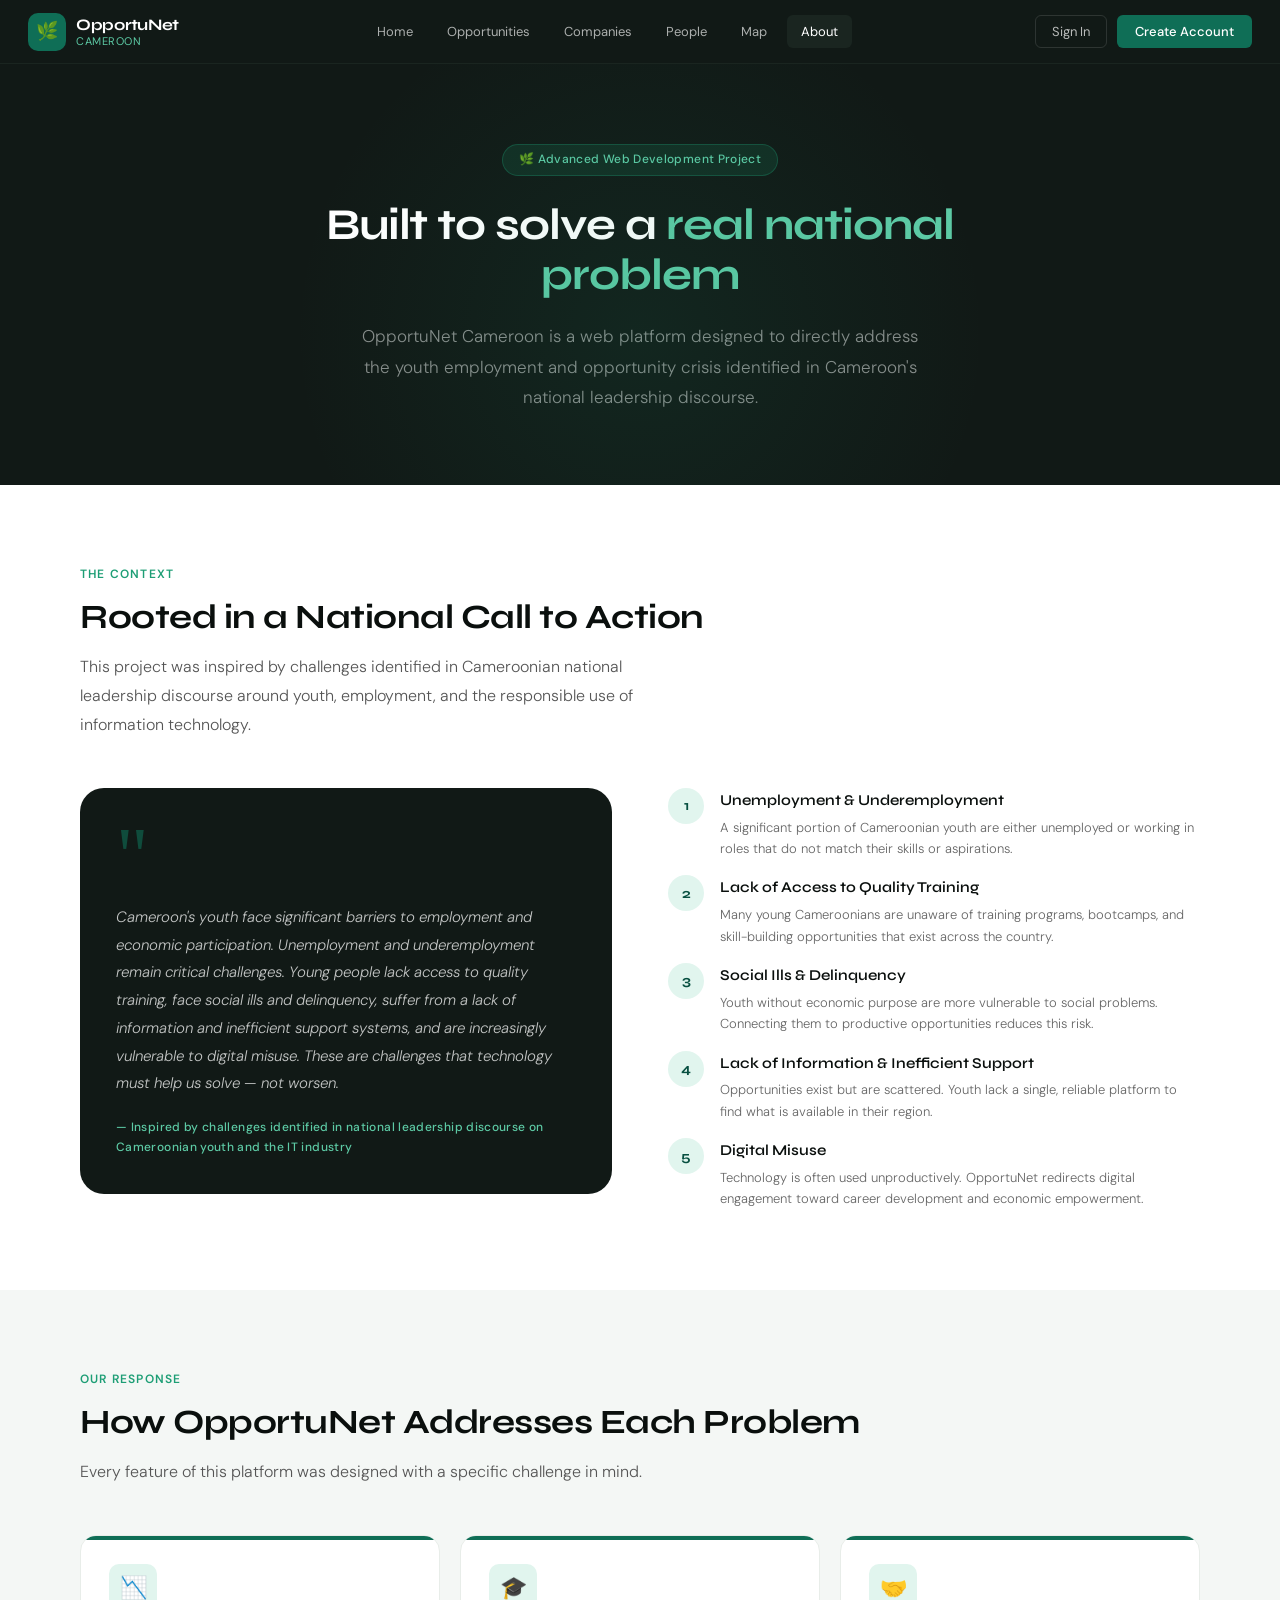
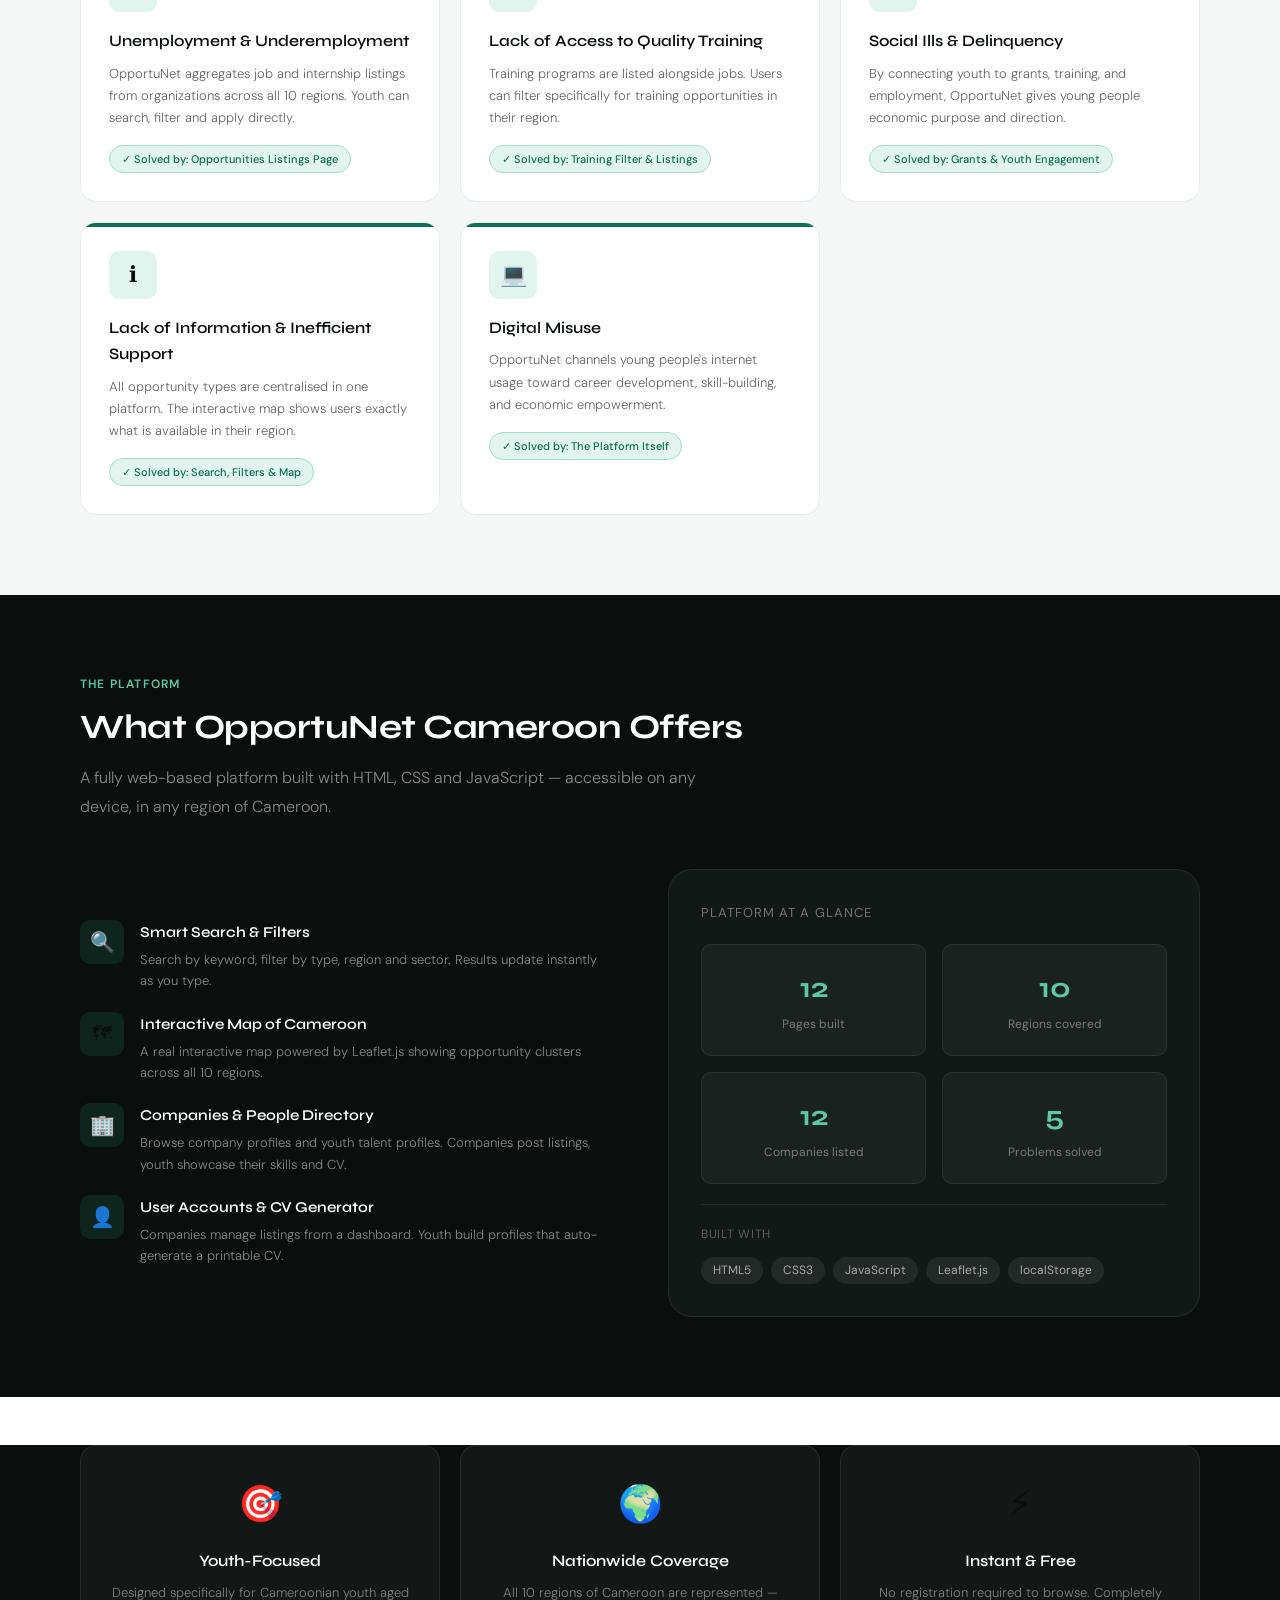
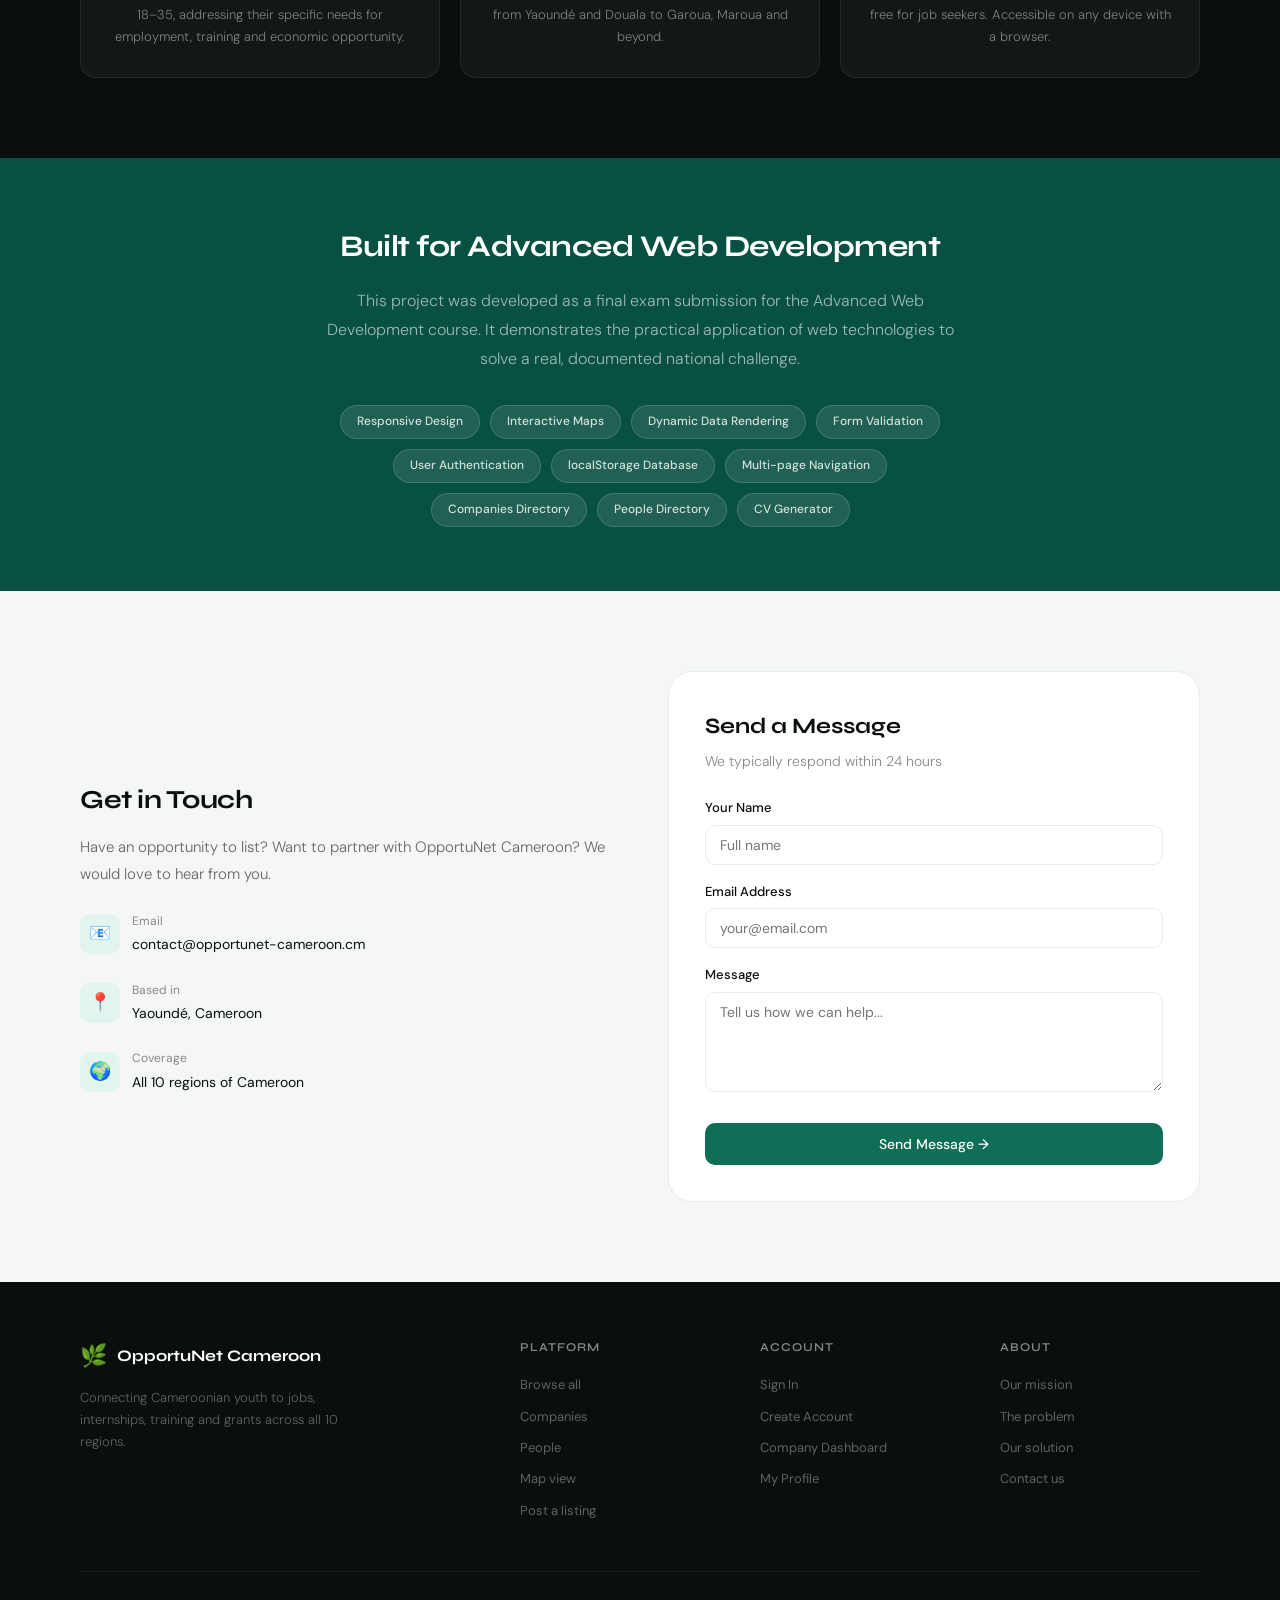
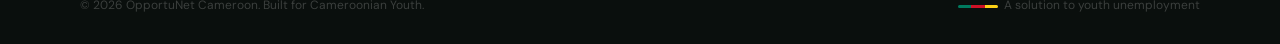
<file: about.html>
<!DOCTYPE html>
<html lang="en">
<head>
  <meta charset="UTF-8" />
  <meta name="viewport" content="width=device-width, initial-scale=1.0" />
  <title>About — OpportuNet Cameroon</title>
  <link rel="preconnect" href="https://fonts.googleapis.com" />
  <link rel="preconnect" href="https://fonts.gstatic.com" crossorigin />
  <link rel="stylesheet" href="https://fonts.googleapis.com/css2?family=Syne:wght@400;500;600;700&family=DM+Sans:ital,opsz,wght@0,9..40,300;0,9..40,400;0,9..40,500;1,9..40,300&display=swap" />
  <link rel="stylesheet" href="css/style.css" />
  <style>
    .about-hero { background:var(--dark-800); padding:80px 28px 72px; text-align:center; position:relative; overflow:hidden; }
    .about-hero::before { content:''; position:absolute; top:-80px; left:50%; transform:translateX(-50%); width:700px; height:700px; background:radial-gradient(circle, rgba(29,158,117,0.1) 0%, transparent 70%); pointer-events:none; }
    .about-hero-badge { display:inline-flex; align-items:center; gap:6px; background:rgba(29,158,117,0.15); border:1px solid rgba(29,158,117,0.3); color:var(--green-400); font-size:12px; font-weight:500; padding:5px 16px; border-radius:20px; margin-bottom:24px; letter-spacing:0.03em; }
    .about-hero h1 { font-family:var(--font-display); font-size:44px; font-weight:700; color:var(--white); letter-spacing:-1px; line-height:1.15; max-width:640px; margin:0 auto 20px; }
    .about-hero h1 span { color:var(--green-400); }
    .about-hero p { font-size:17px; color:rgba(255,255,255,0.5); max-width:560px; margin:0 auto; font-weight:300; line-height:1.8; }
    .about-section { padding:80px 28px; }
    .about-section-inner { max-width:1120px; margin:0 auto; }
    .about-section.alt { background:var(--gray-100); }
    .about-section.dark { background:var(--dark-900); }
    .section-eyebrow { font-size:12px; font-weight:600; color:var(--green-600); text-transform:uppercase; letter-spacing:0.1em; margin-bottom:12px; }
    .about-h2 { font-family:var(--font-display); font-size:34px; font-weight:700; color:var(--dark-900); letter-spacing:-0.5px; line-height:1.2; margin-bottom:16px; }
    .about-h2.light { color:var(--white); }
    .about-lead { font-size:16px; color:#555; line-height:1.8; font-weight:300; max-width:620px; }
    .about-lead.light { color:rgba(255,255,255,0.5); }
    .speech-layout { display:grid; grid-template-columns:1fr 1fr; gap:56px; align-items:start; margin-top:48px; }
    .speech-quote-block { background:var(--dark-800); border-radius:var(--radius-xl); padding:36px; }
    .speech-quote-mark { font-size:80px; color:var(--green-700); line-height:0.8; margin-bottom:16px; font-family:Georgia, serif; opacity:0.6; }
    .speech-quote-text { font-size:15px; color:rgba(255,255,255,0.75); line-height:1.85; font-weight:300; font-style:italic; margin-bottom:20px; }
    .speech-quote-source { font-size:12px; color:var(--green-400); font-weight:500; letter-spacing:0.03em; }
    .speech-points { display:flex; flex-direction:column; gap:16px; }
    .speech-point { display:flex; gap:16px; align-items:flex-start; }
    .speech-point-num { width:36px; height:36px; border-radius:50%; background:var(--green-50); display:flex; align-items:center; justify-content:center; font-family:var(--font-display); font-size:14px; font-weight:700; color:var(--green-800); flex-shrink:0; }
    .speech-point-title { font-family:var(--font-display); font-size:15px; font-weight:600; color:var(--dark-900); margin-bottom:4px; }
    .speech-point-text { font-size:13px; color:#666; line-height:1.65; font-weight:300; }
    .problems-grid { display:grid; grid-template-columns:repeat(auto-fit, minmax(300px, 1fr)); gap:20px; margin-top:48px; }
    .problem-card { background:var(--white); border:1px solid var(--gray-200); border-radius:var(--radius-lg); padding:28px; position:relative; overflow:hidden; }
    .problem-card::before { content:''; position:absolute; top:0; left:0; right:0; height:4px; background:var(--green-700); }
    .problem-card-icon { width:48px; height:48px; border-radius:var(--radius-md); background:var(--green-50); display:flex; align-items:center; justify-content:center; font-size:22px; margin-bottom:16px; }
    .problem-card-title { font-family:var(--font-display); font-size:16px; font-weight:600; color:var(--dark-900); margin-bottom:8px; }
    .problem-card-text { font-size:13px; color:#666; line-height:1.7; font-weight:300; margin-bottom:16px; }
    .problem-solution-tag { display:inline-flex; align-items:center; gap:6px; font-size:11px; font-weight:500; color:var(--green-700); background:var(--green-50); border:1px solid var(--green-200); padding:4px 12px; border-radius:20px; }
    .solution-layout { display:grid; grid-template-columns:1fr 1fr; gap:56px; align-items:center; margin-top:48px; }
    .solution-features { display:flex; flex-direction:column; gap:20px; }
    .solution-feature { display:flex; gap:16px; align-items:flex-start; }
    .solution-feature-icon { width:44px; height:44px; border-radius:var(--radius-md); display:flex; align-items:center; justify-content:center; font-size:20px; flex-shrink:0; }
    .solution-feature-title { font-family:var(--font-display); font-size:15px; font-weight:600; color:var(--white); margin-bottom:4px; }
    .solution-feature-text { font-size:13px; color:rgba(255,255,255,0.5); line-height:1.65; font-weight:300; }
    .solution-visual { background:var(--dark-800); border:1px solid rgba(255,255,255,0.08); border-radius:var(--radius-xl); padding:32px; }
    .solution-stat-grid { display:grid; grid-template-columns:1fr 1fr; gap:16px; }
    .solution-stat { background:rgba(255,255,255,0.04); border:1px solid rgba(255,255,255,0.07); border-radius:var(--radius-md); padding:20px; text-align:center; }
    .solution-stat-num { font-family:var(--font-display); font-size:28px; font-weight:700; color:var(--green-400); margin-bottom:4px; }
    .solution-stat-label { font-size:12px; color:rgba(255,255,255,0.4); }
    .impact-grid { display:grid; grid-template-columns:repeat(3,1fr); gap:20px; margin-top:48px; }
    .impact-card { background:rgba(255,255,255,0.04); border:1px solid rgba(255,255,255,0.08); border-radius:var(--radius-lg); padding:28px; text-align:center; }
    .impact-icon { font-size:36px; margin-bottom:14px; }
    .impact-title { font-family:var(--font-display); font-size:16px; font-weight:600; color:var(--white); margin-bottom:8px; }
    .impact-text { font-size:13px; color:rgba(255,255,255,0.45); line-height:1.7; font-weight:300; }
    .built-section { background:var(--green-800); padding:64px 28px; text-align:center; }
    .built-inner { max-width:640px; margin:0 auto; }
    .built-inner h2 { font-family:var(--font-display); font-size:30px; font-weight:700; color:var(--white); letter-spacing:-0.5px; margin-bottom:16px; }
    .built-inner p { font-size:16px; color:rgba(255,255,255,0.6); line-height:1.8; font-weight:300; margin-bottom:32px; }
    .built-tags { display:flex; gap:10px; justify-content:center; flex-wrap:wrap; }
    .built-tag { font-size:12px; font-weight:500; padding:6px 16px; border-radius:20px; background:rgba(255,255,255,0.1); border:1px solid rgba(255,255,255,0.15); color:rgba(255,255,255,0.8); }
    .contact-section { padding:80px 28px; background:var(--gray-100); }
    .contact-inner { max-width:1120px; margin:0 auto; display:grid; grid-template-columns:1fr 1fr; gap:56px; align-items:center; }
    .contact-form-card { background:var(--white); border:1px solid var(--gray-200); border-radius:var(--radius-xl); padding:36px; }
    .contact-form-title { font-family:var(--font-display); font-size:22px; font-weight:700; color:var(--dark-900); margin-bottom:6px; }
    .contact-form-sub { font-size:14px; color:#888; margin-bottom:24px; font-weight:300; }
    .contact-field { margin-bottom:16px; }
    .contact-label { display:block; font-size:13px; font-weight:500; color:var(--dark-900); margin-bottom:6px; }
    .contact-input,.contact-textarea { width:100%; padding:10px 14px; border:1px solid var(--gray-200); border-radius:var(--radius-md); font-size:14px; font-family:var(--font-body); color:var(--dark-900); background:var(--white); transition:var(--transition); }
    .contact-input:focus,.contact-textarea:focus { outline:none; border-color:var(--green-400); box-shadow:0 0 0 3px rgba(29,158,117,0.08); }
    .contact-textarea { resize:vertical; min-height:100px; }
    .contact-submit { width:100%; background:var(--green-700); color:var(--white); border:none; padding:12px; border-radius:var(--radius-md); font-size:14px; font-weight:500; cursor:pointer; transition:var(--transition); font-family:var(--font-body); margin-top:8px; }
    .contact-submit:hover { background:var(--green-600); }
    .contact-info { display:flex; flex-direction:column; gap:24px; }
    .contact-info h3 { font-family:var(--font-display); font-size:26px; font-weight:700; color:var(--dark-900); letter-spacing:-0.5px; margin-bottom:12px; }
    .contact-info p { font-size:15px; color:#666; line-height:1.8; font-weight:300; }
    .contact-detail { display:flex; align-items:center; gap:12px; font-size:14px; color:var(--dark-900); }
    .contact-detail-icon { width:40px; height:40px; border-radius:var(--radius-md); background:var(--green-50); display:flex; align-items:center; justify-content:center; font-size:18px; flex-shrink:0; }
    @media (max-width:900px) { .speech-layout,.solution-layout,.contact-inner { grid-template-columns:1fr; } .impact-grid { grid-template-columns:1fr; } .about-hero h1 { font-size:32px; } }
    @media (max-width:600px) { .problems-grid { grid-template-columns:1fr; } }
  </style>
</head>
<body>

  <nav class="navbar">
    <a href="index.html" class="navbar-logo">
      <div class="logo-icon">🌿</div>
      <div class="logo-text">
        <span class="logo-name">OpportuNet</span>
        <span class="logo-country">Cameroon</span>
      </div>
    </a>
    <div class="navbar-links">
      <a href="index.html"         class="nav-link">Home</a>
      <a href="opportunities.html" class="nav-link">Opportunities</a>
      <a href="companies.html"     class="nav-link">Companies</a>
      <a href="people.html"        class="nav-link">People</a>
      <a href="map.html"           class="nav-link">Map</a>
      <a href="about.html"         class="nav-link active">About</a>
    </div>
    <div class="navbar-actions" id="navbar-actions"></div>
  </nav>

  <section class="about-hero">
    <div class="about-hero-badge">🌿 Advanced Web Development Project</div>
    <h1>Built to solve a <span>real national problem</span></h1>
    <p>OpportuNet Cameroon is a web platform designed to directly address the youth employment and opportunity crisis identified in Cameroon's national leadership discourse.</p>
  </section>

  <section class="about-section" id="problem">
    <div class="about-section-inner">
      <div class="section-eyebrow">The Context</div>
      <h2 class="about-h2">Rooted in a National Call to Action</h2>
      <p class="about-lead">This project was inspired by challenges identified in Cameroonian national leadership discourse around youth, employment, and the responsible use of information technology.</p>
      <div class="speech-layout">
        <div class="speech-quote-block">
          <div class="speech-quote-mark">"</div>
          <p class="speech-quote-text">Cameroon's youth face significant barriers to employment and economic participation. Unemployment and underemployment remain critical challenges. Young people lack access to quality training, face social ills and delinquency, suffer from a lack of information and inefficient support systems, and are increasingly vulnerable to digital misuse. These are challenges that technology must help us solve — not worsen.</p>
          <div class="speech-quote-source">— Inspired by challenges identified in national leadership discourse on Cameroonian youth and the IT industry</div>
        </div>
        <div class="speech-points">
          <div class="speech-point">
            <div class="speech-point-num">1</div>
            <div>
              <div class="speech-point-title">Unemployment & Underemployment</div>
              <div class="speech-point-text">A significant portion of Cameroonian youth are either unemployed or working in roles that do not match their skills or aspirations.</div>
            </div>
          </div>
          <div class="speech-point">
            <div class="speech-point-num">2</div>
            <div>
              <div class="speech-point-title">Lack of Access to Quality Training</div>
              <div class="speech-point-text">Many young Cameroonians are unaware of training programs, bootcamps, and skill-building opportunities that exist across the country.</div>
            </div>
          </div>
          <div class="speech-point">
            <div class="speech-point-num">3</div>
            <div>
              <div class="speech-point-title">Social Ills & Delinquency</div>
              <div class="speech-point-text">Youth without economic purpose are more vulnerable to social problems. Connecting them to productive opportunities reduces this risk.</div>
            </div>
          </div>
          <div class="speech-point">
            <div class="speech-point-num">4</div>
            <div>
              <div class="speech-point-title">Lack of Information & Inefficient Support</div>
              <div class="speech-point-text">Opportunities exist but are scattered. Youth lack a single, reliable platform to find what is available in their region.</div>
            </div>
          </div>
          <div class="speech-point">
            <div class="speech-point-num">5</div>
            <div>
              <div class="speech-point-title">Digital Misuse</div>
              <div class="speech-point-text">Technology is often used unproductively. OpportuNet redirects digital engagement toward career development and economic empowerment.</div>
            </div>
          </div>
        </div>
      </div>
    </div>
  </section>

  <section class="about-section alt">
    <div class="about-section-inner">
      <div class="section-eyebrow">Our Response</div>
      <h2 class="about-h2">How OpportuNet Addresses Each Problem</h2>
      <p class="about-lead">Every feature of this platform was designed with a specific challenge in mind.</p>
      <div class="problems-grid">
        <div class="problem-card">
          <div class="problem-card-icon">📉</div>
          <div class="problem-card-title">Unemployment & Underemployment</div>
          <div class="problem-card-text">OpportuNet aggregates job and internship listings from organizations across all 10 regions. Youth can search, filter and apply directly.</div>
          <span class="problem-solution-tag">✓ Solved by: Opportunities Listings Page</span>
        </div>
        <div class="problem-card">
          <div class="problem-card-icon">🎓</div>
          <div class="problem-card-title">Lack of Access to Quality Training</div>
          <div class="problem-card-text">Training programs are listed alongside jobs. Users can filter specifically for training opportunities in their region.</div>
          <span class="problem-solution-tag">✓ Solved by: Training Filter & Listings</span>
        </div>
        <div class="problem-card">
          <div class="problem-card-icon">🤝</div>
          <div class="problem-card-title">Social Ills & Delinquency</div>
          <div class="problem-card-text">By connecting youth to grants, training, and employment, OpportuNet gives young people economic purpose and direction.</div>
          <span class="problem-solution-tag">✓ Solved by: Grants & Youth Engagement</span>
        </div>
        <div class="problem-card">
          <div class="problem-card-icon">ℹ️</div>
          <div class="problem-card-title">Lack of Information & Inefficient Support</div>
          <div class="problem-card-text">All opportunity types are centralised in one platform. The interactive map shows users exactly what is available in their region.</div>
          <span class="problem-solution-tag">✓ Solved by: Search, Filters & Map</span>
        </div>
        <div class="problem-card">
          <div class="problem-card-icon">💻</div>
          <div class="problem-card-title">Digital Misuse</div>
          <div class="problem-card-text">OpportuNet channels young people's internet usage toward career development, skill-building, and economic empowerment.</div>
          <span class="problem-solution-tag">✓ Solved by: The Platform Itself</span>
        </div>
      </div>
    </div>
  </section>

  <section class="about-section dark" id="solution">
    <div class="about-section-inner">
      <div class="section-eyebrow" style="color:var(--green-400);">The Platform</div>
      <h2 class="about-h2 light">What OpportuNet Cameroon Offers</h2>
      <p class="about-lead light">A fully web-based platform built with HTML, CSS and JavaScript — accessible on any device, in any region of Cameroon.</p>
      <div class="solution-layout">
        <div class="solution-features">
          <div class="solution-feature">
            <div class="solution-feature-icon" style="background:rgba(29,158,117,0.15);">🔍</div>
            <div>
              <div class="solution-feature-title">Smart Search & Filters</div>
              <div class="solution-feature-text">Search by keyword, filter by type, region and sector. Results update instantly as you type.</div>
            </div>
          </div>
          <div class="solution-feature">
            <div class="solution-feature-icon" style="background:rgba(29,158,117,0.15);">🗺</div>
            <div>
              <div class="solution-feature-title">Interactive Map of Cameroon</div>
              <div class="solution-feature-text">A real interactive map powered by Leaflet.js showing opportunity clusters across all 10 regions.</div>
            </div>
          </div>
          <div class="solution-feature">
            <div class="solution-feature-icon" style="background:rgba(29,158,117,0.15);">🏢</div>
            <div>
              <div class="solution-feature-title">Companies & People Directory</div>
              <div class="solution-feature-text">Browse company profiles and youth talent profiles. Companies post listings, youth showcase their skills and CV.</div>
            </div>
          </div>
          <div class="solution-feature">
            <div class="solution-feature-icon" style="background:rgba(29,158,117,0.15);">👤</div>
            <div>
              <div class="solution-feature-title">User Accounts & CV Generator</div>
              <div class="solution-feature-text">Companies manage listings from a dashboard. Youth build profiles that auto-generate a printable CV.</div>
            </div>
          </div>
        </div>
        <div class="solution-visual">
          <div style="font-size:13px;color:rgba(255,255,255,0.4);text-transform:uppercase;letter-spacing:0.08em;margin-bottom:20px;">Platform at a Glance</div>
          <div class="solution-stat-grid">
            <div class="solution-stat"><div class="solution-stat-num">12</div><div class="solution-stat-label">Pages built</div></div>
            <div class="solution-stat"><div class="solution-stat-num">10</div><div class="solution-stat-label">Regions covered</div></div>
            <div class="solution-stat"><div class="solution-stat-num">12</div><div class="solution-stat-label">Companies listed</div></div>
            <div class="solution-stat"><div class="solution-stat-num">5</div><div class="solution-stat-label">Problems solved</div></div>
          </div>
          <div style="margin-top:20px;padding-top:20px;border-top:1px solid rgba(255,255,255,0.07);">
            <div style="font-size:12px;color:rgba(255,255,255,0.3);margin-bottom:12px;text-transform:uppercase;letter-spacing:0.06em;">Built with</div>
            <div style="display:flex;gap:8px;flex-wrap:wrap;">
              <span style="font-size:12px;padding:4px 12px;border-radius:20px;background:rgba(255,255,255,0.07);color:rgba(255,255,255,0.6);">HTML5</span>
              <span style="font-size:12px;padding:4px 12px;border-radius:20px;background:rgba(255,255,255,0.07);color:rgba(255,255,255,0.6);">CSS3</span>
              <span style="font-size:12px;padding:4px 12px;border-radius:20px;background:rgba(255,255,255,0.07);color:rgba(255,255,255,0.6);">JavaScript</span>
              <span style="font-size:12px;padding:4px 12px;border-radius:20px;background:rgba(255,255,255,0.07);color:rgba(255,255,255,0.6);">Leaflet.js</span>
              <span style="font-size:12px;padding:4px 12px;border-radius:20px;background:rgba(255,255,255,0.07);color:rgba(255,255,255,0.6);">localStorage</span>
            </div>
          </div>
        </div>
      </div>
    </div>
  </section>

  <section class="about-section dark" style="padding-top:0;">
    <div class="about-section-inner">
      <div class="impact-grid">
        <div class="impact-card">
          <div class="impact-icon">🎯</div>
          <div class="impact-title">Youth-Focused</div>
          <div class="impact-text">Designed specifically for Cameroonian youth aged 18–35, addressing their specific needs for employment, training and economic opportunity.</div>
        </div>
        <div class="impact-card">
          <div class="impact-icon">🌍</div>
          <div class="impact-title">Nationwide Coverage</div>
          <div class="impact-text">All 10 regions of Cameroon are represented — from Yaoundé and Douala to Garoua, Maroua and beyond.</div>
        </div>
        <div class="impact-card">
          <div class="impact-icon">⚡</div>
          <div class="impact-title">Instant & Free</div>
          <div class="impact-text">No registration required to browse. Completely free for job seekers. Accessible on any device with a browser.</div>
        </div>
      </div>
    </div>
  </section>

  <section class="built-section">
    <div class="built-inner">
      <h2>Built for Advanced Web Development</h2>
      <p>This project was developed as a final exam submission for the Advanced Web Development course. It demonstrates the practical application of web technologies to solve a real, documented national challenge.</p>
      <div class="built-tags">
        <span class="built-tag">Responsive Design</span>
        <span class="built-tag">Interactive Maps</span>
        <span class="built-tag">Dynamic Data Rendering</span>
        <span class="built-tag">Form Validation</span>
        <span class="built-tag">User Authentication</span>
        <span class="built-tag">localStorage Database</span>
        <span class="built-tag">Multi-page Navigation</span>
        <span class="built-tag">Companies Directory</span>
        <span class="built-tag">People Directory</span>
        <span class="built-tag">CV Generator</span>
      </div>
    </div>
  </section>

  <section class="contact-section" id="contact">
    <div class="contact-inner">
      <div class="contact-info">
        <div>
          <h3>Get in Touch</h3>
          <p>Have an opportunity to list? Want to partner with OpportuNet Cameroon? We would love to hear from you.</p>
        </div>
        <div class="contact-detail">
          <div class="contact-detail-icon">📧</div>
          <div>
            <div style="font-size:12px;color:#888;margin-bottom:2px;">Email</div>
            <div>contact@opportunet-cameroon.cm</div>
          </div>
        </div>
        <div class="contact-detail">
          <div class="contact-detail-icon">📍</div>
          <div>
            <div style="font-size:12px;color:#888;margin-bottom:2px;">Based in</div>
            <div>Yaoundé, Cameroon</div>
          </div>
        </div>
        <div class="contact-detail">
          <div class="contact-detail-icon">🌍</div>
          <div>
            <div style="font-size:12px;color:#888;margin-bottom:2px;">Coverage</div>
            <div>All 10 regions of Cameroon</div>
          </div>
        </div>
      </div>
      <div class="contact-form-card">
        <div class="contact-form-title">Send a Message</div>
        <div class="contact-form-sub">We typically respond within 24 hours</div>
        <div class="contact-field">
          <label class="contact-label">Your Name</label>
          <input type="text" class="contact-input" placeholder="Full name" />
        </div>
        <div class="contact-field">
          <label class="contact-label">Email Address</label>
          <input type="email" class="contact-input" placeholder="your@email.com" />
        </div>
        <div class="contact-field">
          <label class="contact-label">Message</label>
          <textarea class="contact-textarea" placeholder="Tell us how we can help..."></textarea>
        </div>
        <button class="contact-submit" onclick="submitContact(this)">Send Message →</button>
      </div>
    </div>
  </section>

  <footer class="footer">
    <div class="footer-grid">
      <div class="footer-brand">
        <div style="display:flex;align-items:center;gap:10px;">
          <span style="font-size:22px;">🌿</span>
          <span style="font-family:var(--font-display);font-size:16px;font-weight:700;color:var(--white);">OpportuNet Cameroon</span>
        </div>
        <p>Connecting Cameroonian youth to jobs, internships, training and grants across all 10 regions.</p>
      </div>
      <div class="footer-col">
        <h4>Platform</h4>
        <a href="opportunities.html">Browse all</a>
        <a href="companies.html">Companies</a>
        <a href="people.html">People</a>
        <a href="map.html">Map view</a>
        <a href="submit.html">Post a listing</a>
      </div>
      <div class="footer-col">
        <h4>Account</h4>
        <a href="login.html">Sign In</a>
        <a href="signup.html">Create Account</a>
        <a href="dashboard.html">Company Dashboard</a>
        <a href="profile.html">My Profile</a>
      </div>
      <div class="footer-col">
        <h4>About</h4>
        <a href="about.html">Our mission</a>
        <a href="about.html#problem">The problem</a>
        <a href="about.html#solution">Our solution</a>
        <a href="about.html#contact">Contact us</a>
      </div>
    </div>
    <div class="footer-bottom">
      <span class="footer-copy">© 2026 OpportuNet Cameroon. Built for Cameroonian Youth.</span>
      <div class="footer-mission">
        <div class="flag-strip">
          <span style="background:#007A5E;"></span>
          <span style="background:#CE1126;"></span>
          <span style="background:#FCD116;"></span>
        </div>
        A solution to youth unemployment
      </div>
    </div>
  </footer>

  <script src="js/data.js"></script>
  <script src="js/auth.js"></script>
  <script>
    updateNavbar();
    window.submitContact = function(btn) {
      btn.textContent = '✓ Message Sent!';
      btn.style.background = 'var(--green-600)';
      btn.disabled = true;
      setTimeout(function() {
        btn.textContent = 'Send Message →';
        btn.style.background = '';
        btn.disabled = false;
      }, 3000);
    };
  </script>

</body>
</html>
</file>
<file: css/style.css>
@import url('https://fonts.googleapis.com/css2?family=Syne:wght@400;500;600;700&family=DM+Sans:ital,opsz,wght@0,9..40,300;0,9..40,400;0,9..40,500;1,9..40,300&display=swap');

/* ═══════════════════════════════════════
   DESIGN TOKENS
═══════════════════════════════════════ */
:root {
  --green-900: #04342C;
  --green-800: #085041;
  --green-700: #0F6E56;
  --green-600: #1D9E75;
  --green-400: #5DCAA5;
  --green-200: #9FE1CB;
  --green-100: #C0EDD9;
  --green-50:  #E1F5EE;

  --gold-600:  #B8860B;
  --gold-400:  #D4A017;
  --gold-100:  #FFF3CD;

  --dark-900:  #0A0F0D;
  --dark-800:  #111916;
  --dark-700:  #1A2520;
  --dark-600:  #243029;
  --dark-400:  #3D5047;

  --gray-200:  #E8EDE9;
  --gray-100:  #F4F7F5;
  --white:     #FFFFFF;

  --font-display: 'Syne', 'Segoe UI', 'Trebuchet MS', Arial, sans-serif;
  --font-body:    'DM Sans', 'Segoe UI', system-ui, -apple-system, sans-serif;

  --radius-sm:  6px;
  --radius-md:  10px;
  --radius-lg:  16px;
  --radius-xl:  24px;

  --shadow-card:  0 1px 3px rgba(0,0,0,0.06), 0 4px 16px rgba(0,0,0,0.04);
  --shadow-hover: 0 4px 20px rgba(15,110,86,0.15);
  --transition:   0.2s ease;
}

/* ═══════════════════════════════════════
   RESET & BASE
═══════════════════════════════════════ */
*, *::before, *::after { margin: 0; padding: 0; box-sizing: border-box; }
html { scroll-behavior: smooth; }
body {
  font-family: var(--font-body);
  font-size: 15px;
  line-height: 1.65;
  color: var(--dark-900);
  background: var(--white);
  -webkit-font-smoothing: antialiased;
}
a { text-decoration: none; color: inherit; }
img { max-width: 100%; display: block; }
button { font-family: var(--font-body); cursor: pointer; border: none; outline: none; }
input, select, textarea { font-family: var(--font-body); outline: none; }

/* ═══════════════════════════════════════
   UTILITIES
═══════════════════════════════════════ */
.container { max-width: 1120px; margin: 0 auto; padding: 0 28px; }

.sr-only {
  position: absolute; width: 1px; height: 1px;
  padding: 0; margin: -1px; overflow: hidden;
  clip: rect(0,0,0,0); white-space: nowrap; border: 0;
}

.tag {
  display: inline-flex; align-items: center; gap: 5px;
  font-size: 11px; font-weight: 500; padding: 3px 10px;
  border-radius: 20px; letter-spacing: 0.02em;
}
.tag-job        { background: var(--green-50);  color: var(--green-800); }
.tag-training   { background: #EBF2FF;           color: #1a4a8a; }
.tag-internship { background: #FFF3E0;           color: #7a4100; }
.tag-grant      { background: #FEF0F0;           color: #8a1a1a; }

/* ═══════════════════════════════════════
   NAVBAR
═══════════════════════════════════════ */
.navbar {
  position: sticky; top: 0; z-index: 100;
  background: var(--dark-800);
  border-bottom: 1px solid var(--dark-700);
  padding: 0 28px; height: 64px;
  display: flex; align-items: center;
  justify-content: space-between; gap: 24px;
}
.navbar-logo { display: flex; align-items: center; gap: 10px; flex-shrink: 0; }
.logo-icon {
  width: 38px; height: 38px; background: var(--green-700);
  border-radius: var(--radius-md); display: flex;
  align-items: center; justify-content: center; font-size: 18px;
}
.logo-text { display: flex; flex-direction: column; line-height: 1.2; }
.logo-name {
  font-family: var(--font-display); font-size: 16px;
  font-weight: 700; color: var(--white); letter-spacing: -0.3px;
}
.logo-country { font-size: 11px; color: var(--green-400); letter-spacing: 0.05em; text-transform: uppercase; }
.navbar-links { display: flex; align-items: center; gap: 6px; }
.nav-link {
  font-size: 13px; color: rgba(255,255,255,0.65);
  padding: 6px 14px; border-radius: var(--radius-sm); transition: var(--transition);
}
.nav-link:hover, .nav-link.active { color: var(--white); background: var(--dark-700); }
.navbar-actions { display: flex; align-items: center; gap: 10px; flex-shrink: 0; }
.btn-ghost {
  font-size: 13px; color: rgba(255,255,255,0.7);
  padding: 7px 16px; border-radius: var(--radius-sm);
  border: 1px solid rgba(255,255,255,0.12); background: transparent; transition: var(--transition);
}
.btn-ghost:hover { background: var(--dark-700); color: var(--white); }
.btn-primary {
  font-size: 13px; font-weight: 500; color: var(--white);
  background: var(--green-700); padding: 8px 18px;
  border-radius: var(--radius-sm); transition: var(--transition);
}
.btn-primary:hover { background: var(--green-600); }

/* ═══════════════════════════════════════
   HERO
═══════════════════════════════════════ */
.hero {
  background: var(--dark-800);
  padding: 72px 28px 0;
  overflow: hidden; position: relative;
}
.hero::before {
  content: ''; position: absolute; top: -100px; right: -100px;
  width: 600px; height: 600px;
  background: radial-gradient(circle, rgba(29,158,117,0.12) 0%, transparent 70%);
  pointer-events: none;
}
.hero::after {
  content: ''; position: absolute; bottom: 60px; left: -60px;
  width: 400px; height: 400px;
  background: radial-gradient(circle, rgba(93,202,165,0.06) 0%, transparent 70%);
  pointer-events: none;
}
.hero-inner {
  max-width: 1120px; margin: 0 auto;
  display: grid; grid-template-columns: 1fr 1fr;
  gap: 60px; align-items: center; position: relative; z-index: 1;
}
.hero-badge {
  display: inline-flex; align-items: center; gap: 6px;
  background: rgba(29,158,117,0.15); border: 1px solid rgba(29,158,117,0.3);
  color: var(--green-400); font-size: 12px; font-weight: 500;
  padding: 5px 14px; border-radius: 20px; margin-bottom: 20px; letter-spacing: 0.03em;
}
.hero-badge span {
  width: 6px; height: 6px; background: var(--green-400);
  border-radius: 50%; display: inline-block; animation: pulse 2s infinite;
}
@keyframes pulse {
  0%, 100% { opacity: 1; transform: scale(1); }
  50%       { opacity: 0.5; transform: scale(0.8); }
}
.hero h1 {
  font-family: var(--font-display); font-size: 46px; font-weight: 700;
  color: var(--white); line-height: 1.1; letter-spacing: -1px; margin-bottom: 18px;
}
.hero h1 .accent { color: var(--green-400); }
.hero h1 .underline-accent { position: relative; display: inline-block; }
.hero h1 .underline-accent::after {
  content: ''; position: absolute; bottom: 2px; left: 0;
  width: 100%; height: 3px; background: var(--green-600); border-radius: 2px;
}
.hero-desc {
  font-size: 16px; color: rgba(255,255,255,0.55); max-width: 440px;
  margin-bottom: 32px; font-weight: 300; line-height: 1.75;
}
.hero-cta { display: flex; gap: 12px; flex-wrap: wrap; margin-bottom: 48px; }
.btn-hero-primary {
  font-size: 14px; font-weight: 500; color: var(--white);
  background: var(--green-700); padding: 12px 28px;
  border-radius: var(--radius-md); transition: var(--transition);
  display: inline-flex; align-items: center; gap: 8px;
}
.btn-hero-primary:hover { background: var(--green-600); transform: translateY(-1px); }
.btn-hero-secondary {
  font-size: 14px; color: rgba(255,255,255,0.75); background: transparent;
  padding: 12px 28px; border-radius: var(--radius-md);
  border: 1px solid rgba(255,255,255,0.15); transition: var(--transition);
  display: inline-flex; align-items: center; gap: 8px;
}
.btn-hero-secondary:hover { border-color: rgba(255,255,255,0.3); color: var(--white); }
.hero-stats {
  display: flex; gap: 32px;
  padding-top: 32px; border-top: 1px solid rgba(255,255,255,0.08);
}
.hero-stat-num {
  font-family: var(--font-display); font-size: 24px;
  font-weight: 700; color: var(--white);
}
.hero-stat-label { font-size: 12px; color: rgba(255,255,255,0.4); margin-top: 1px; }

/* Hero Visual */
.hero-visual { position: relative; }
.hero-card-stack { position: relative; height: 400px; }
.hero-card {
  position: absolute; background: var(--dark-700);
  border: 1px solid rgba(255,255,255,0.08);
  border-radius: var(--radius-lg); padding: 20px; width: 100%; transition: var(--transition);
}
.hero-card:nth-child(1) { top: 0;  transform: rotate(-2deg) translateX(-8px); z-index: 1; opacity: 0.5; }
.hero-card:nth-child(2) { top: 40px; transform: rotate(1deg) translateX(8px);  z-index: 2; opacity: 0.7; }
.hero-card:nth-child(3) { top: 80px; transform: rotate(0deg);                  z-index: 3; border-color: rgba(29,158,117,0.3); }
.hero-card-org { display: flex; align-items: center; gap: 10px; margin-bottom: 14px; }
.org-avatar {
  width: 36px; height: 36px; border-radius: 8px;
  background: var(--green-800); display: flex; align-items: center; justify-content: center;
  font-family: var(--font-display); font-weight: 700; font-size: 14px; color: var(--green-200);
}
.org-name    { font-size: 13px; font-weight: 500; color: rgba(255,255,255,0.85); }
.org-location{ font-size: 11px; color: rgba(255,255,255,0.4); }
.hero-card-title {
  font-family: var(--font-display); font-size: 16px;
  font-weight: 600; color: var(--white); margin-bottom: 8px;
}
.hero-card-tags { display: flex; gap: 6px; flex-wrap: wrap; margin-bottom: 14px; }
.hero-card-pill {
  font-size: 11px; padding: 3px 10px; border-radius: 20px;
  background: rgba(255,255,255,0.08); color: rgba(255,255,255,0.6);
}
.hero-card-footer {
  display: flex; justify-content: space-between; align-items: center;
  padding-top: 14px; border-top: 1px solid rgba(255,255,255,0.07);
}
.hero-card-salary {
  font-size: 15px; font-weight: 500; color: var(--green-400);
  font-family: var(--font-display);
}
.btn-apply {
  font-size: 12px; font-weight: 500; background: var(--green-700);
  color: var(--white); padding: 6px 16px; border-radius: var(--radius-sm); transition: var(--transition);
}
.btn-apply:hover { background: var(--green-600); }
.hero-floating-badge {
  position: absolute; bottom: 20px; right: -20px;
  background: var(--dark-800); border: 1px solid rgba(29,158,117,0.25);
  border-radius: var(--radius-md); padding: 12px 16px;
  display: flex; align-items: center; gap: 10px; z-index: 10;
  animation: float 3s ease-in-out infinite;
}
@keyframes float {
  0%, 100% { transform: translateY(0); }
  50%       { transform: translateY(-6px); }
}
.badge-icon {
  width: 36px; height: 36px; background: rgba(29,158,117,0.15);
  border-radius: 8px; display: flex; align-items: center; justify-content: center; font-size: 18px;
}
.badge-label { font-size: 11px; color: rgba(255,255,255,0.4); }
.badge-value { font-family: var(--font-display); font-size: 15px; font-weight: 700; color: var(--white); line-height: 1; }

/* ═══════════════════════════════════════
   SEARCH BAR
═══════════════════════════════════════ */
.search-section { background: var(--dark-800); padding: 0 28px 56px; }
.search-box {
  max-width: 1120px; margin: 0 auto; background: var(--white);
  border-radius: var(--radius-lg); padding: 8px 8px 8px 20px;
  display: flex; align-items: center; gap: 12px; flex-wrap: wrap;
}
.search-icon    { font-size: 18px; color: var(--dark-400); flex-shrink: 0; }
.search-input   { flex: 1; border: none; background: transparent; font-size: 14px; color: var(--dark-900); min-width: 160px; padding: 8px 0; }
.search-input::placeholder { color: #aab; }
.search-divider { width: 1px; height: 28px; background: var(--gray-200); flex-shrink: 0; }
.search-select  { border: none; background: transparent; font-size: 13px; color: var(--dark-700); padding: 8px 12px; cursor: pointer; min-width: 130px; }
.search-btn {
  background: var(--green-700); color: var(--white); font-size: 14px;
  font-weight: 500; padding: 12px 28px; border-radius: var(--radius-md);
  transition: var(--transition); display: flex; align-items: center; gap: 8px; white-space: nowrap;
}
.search-btn:hover { background: var(--green-600); }

/* ═══════════════════════════════════════
   TRUST BAR
═══════════════════════════════════════ */
.trust-bar { background: var(--gray-100); border-top: 1px solid var(--gray-200); border-bottom: 1px solid var(--gray-200); padding: 14px 28px; }
.trust-inner { max-width: 1120px; margin: 0 auto; display: flex; align-items: center; gap: 12px; }
.trust-label  { font-size: 12px; color: #888; white-space: nowrap; flex-shrink: 0; }
.trust-logos  { display: flex; gap: 24px; align-items: center; flex-wrap: wrap; }
.trust-logo   { font-size: 12px; font-weight: 500; color: #999; letter-spacing: 0.03em; }

/* ═══════════════════════════════════════
   SECTIONS
═══════════════════════════════════════ */
.section { padding: 64px 28px; }
.section-header {
  max-width: 1120px; margin: 0 auto 32px;
  display: flex; justify-content: space-between; align-items: flex-end; gap: 16px;
}
.section-title    { font-family: var(--font-display); font-size: 26px; font-weight: 700; color: var(--dark-900); letter-spacing: -0.5px; }
.section-subtitle { font-size: 14px; color: #888; margin-top: 4px; font-weight: 300; }
.section-link     { font-size: 13px; color: var(--green-700); font-weight: 500; display: flex; align-items: center; gap: 4px; white-space: nowrap; transition: var(--transition); }
.section-link:hover { color: var(--green-600); }

/* Filter Tabs */
.filter-tabs { max-width: 1120px; margin: 0 auto 24px; display: flex; gap: 8px; flex-wrap: wrap; }
.filter-tab {
  font-size: 13px; padding: 7px 18px; border-radius: 20px;
  border: 1px solid var(--gray-200); background: var(--white);
  color: #666; cursor: pointer; transition: var(--transition);
  display: flex; align-items: center; gap: 6px;
}
.filter-tab:hover { border-color: var(--green-400); color: var(--green-700); }
.filter-tab.active { background: var(--green-700); border-color: var(--green-700); color: var(--white); }
.filter-tab .count { font-size: 11px; background: rgba(255,255,255,0.2); padding: 1px 7px; border-radius: 10px; }
.filter-tab:not(.active) .count { background: var(--gray-200); color: #888; }

/* Opportunity Cards */
.cards-grid { max-width: 1120px; margin: 0 auto; display: grid; grid-template-columns: repeat(auto-fill, minmax(260px, 1fr)); gap: 16px; }
.opp-card {
  background: var(--white); border: 1px solid var(--gray-200);
  border-radius: var(--radius-lg); padding: 20px;
  transition: var(--transition); cursor: pointer; position: relative; overflow: hidden;
}
.opp-card::before {
  content: ''; position: absolute; top: 0; left: 0; right: 0; height: 3px;
  background: var(--green-700); transform: scaleX(0); transform-origin: left; transition: var(--transition);
}
.opp-card:hover { border-color: var(--green-400); box-shadow: var(--shadow-hover); transform: translateY(-2px); }
.opp-card:hover::before { transform: scaleX(1); }
.card-header { display: flex; justify-content: space-between; align-items: flex-start; margin-bottom: 14px; }
.card-org-logo {
  width: 42px; height: 42px; border-radius: var(--radius-md);
  background: var(--green-50); display: flex; align-items: center; justify-content: center;
  font-family: var(--font-display); font-weight: 700; font-size: 14px; color: var(--green-800);
}
.card-bookmark {
  width: 32px; height: 32px; border-radius: var(--radius-sm);
  border: 1px solid var(--gray-200); background: var(--white);
  display: flex; align-items: center; justify-content: center;
  font-size: 15px; cursor: pointer; transition: var(--transition); color: #bbb;
}
.card-bookmark:hover { border-color: var(--green-400); color: var(--green-700); }
.card-org-name { font-size: 12px; color: #888; margin-bottom: 6px; }
.card-title    { font-family: var(--font-display); font-size: 15px; font-weight: 600; color: var(--dark-900); margin-bottom: 12px; line-height: 1.35; }
.card-pills    { display: flex; gap: 6px; flex-wrap: wrap; margin-bottom: 14px; }
.card-pill     { font-size: 11px; padding: 3px 10px; border-radius: 20px; background: var(--gray-100); color: #666; }
.card-footer   { display: flex; justify-content: space-between; align-items: center; padding-top: 14px; border-top: 1px solid var(--gray-200); }
.card-deadline { font-size: 11px; color: #B8860B; background: var(--gold-100); padding: 3px 9px; border-radius: 4px; font-weight: 500; }
.card-salary   { font-family: var(--font-display); font-size: 14px; font-weight: 600; color: var(--green-700); }

/* ═══════════════════════════════════════
   MAP PREVIEW
═══════════════════════════════════════ */
.map-preview { background: var(--dark-900); padding: 64px 28px; }
.map-preview-inner { max-width: 1120px; margin: 0 auto; display: grid; grid-template-columns: 1fr 1.4fr; gap: 48px; align-items: center; }
.map-text h2 { font-family: var(--font-display); font-size: 30px; font-weight: 700; color: var(--white); letter-spacing: -0.5px; margin-bottom: 14px; line-height: 1.2; }
.map-text p  { font-size: 15px; color: rgba(255,255,255,0.5); margin-bottom: 28px; font-weight: 300; line-height: 1.75; }
.region-list { display: flex; flex-direction: column; gap: 8px; }
.region-item {
  display: flex; align-items: center; justify-content: space-between;
  padding: 10px 14px; background: var(--dark-800);
  border: 1px solid rgba(255,255,255,0.06); border-radius: var(--radius-md); cursor: pointer; transition: var(--transition);
}
.region-item:hover  { border-color: rgba(29,158,117,0.3); }
.region-item.active { border-color: rgba(29,158,117,0.5); background: rgba(29,158,117,0.08); }
.region-name  { font-size: 13px; color: rgba(255,255,255,0.75); }
.region-count { font-family: var(--font-display); font-size: 13px; font-weight: 600; color: var(--green-400); }
.map-frame {
  background: var(--dark-800); border: 1px solid rgba(255,255,255,0.08);
  border-radius: var(--radius-xl); height: 380px;
  display: flex; flex-direction: column; align-items: center;
  justify-content: center; gap: 12px; position: relative; overflow: hidden;
}
.map-frame::before { content: ''; position: absolute; inset: 0; background: radial-gradient(circle at 50% 50%, rgba(29,158,117,0.08) 0%, transparent 70%); }
.map-icon      { font-size: 56px; color: var(--green-700); }
.map-frame-text{ font-size: 15px; color: rgba(255,255,255,0.5); }
.map-frame-sub { font-size: 12px; color: rgba(255,255,255,0.25); }
.btn-map {
  display: inline-flex; align-items: center; gap: 8px;
  background: var(--green-700); color: var(--white); font-size: 13px;
  font-weight: 500; padding: 10px 22px; border-radius: var(--radius-md);
  margin-top: 14px; transition: var(--transition);
}
.btn-map:hover { background: var(--green-600); }

/* ═══════════════════════════════════════
   CATEGORIES
═══════════════════════════════════════ */
.categories-section { padding: 64px 28px; background: var(--gray-100); }
.categories-grid    { max-width: 1120px; margin: 0 auto; display: grid; grid-template-columns: repeat(auto-fill, minmax(160px, 1fr)); gap: 14px; }
.cat-card {
  background: var(--white); border: 1px solid var(--gray-200);
  border-radius: var(--radius-lg); padding: 24px 16px; text-align: center; cursor: pointer; transition: var(--transition);
}
.cat-card:hover { border-color: var(--green-400); box-shadow: var(--shadow-hover); transform: translateY(-2px); }
.cat-icon-wrap { width: 52px; height: 52px; border-radius: var(--radius-md); display: flex; align-items: center; justify-content: center; margin: 0 auto 12px; }
.cat-name  { font-family: var(--font-display); font-size: 13px; font-weight: 600; color: var(--dark-900); margin-bottom: 3px; }
.cat-count { font-size: 11px; color: #999; }

/* ═══════════════════════════════════════
   PROBLEM BANNER
═══════════════════════════════════════ */
.problem-banner  { background: var(--green-800); padding: 56px 28px; }
.problem-inner   { max-width: 1120px; margin: 0 auto; display: grid; grid-template-columns: 1fr 1fr; gap: 56px; align-items: center; }
.problem-text h2 { font-family: var(--font-display); font-size: 28px; font-weight: 700; color: var(--white); letter-spacing: -0.5px; margin-bottom: 12px; line-height: 1.25; }
.problem-text p  { font-size: 15px; color: rgba(255,255,255,0.6); line-height: 1.75; font-weight: 300; margin-bottom: 24px; }
.problem-link    { display: inline-flex; align-items: center; gap: 8px; font-size: 13px; font-weight: 500; color: var(--green-200); border-bottom: 1px solid rgba(255,255,255,0.2); padding-bottom: 2px; transition: var(--transition); }
.problem-link:hover { color: var(--white); border-color: rgba(255,255,255,0.5); }
.problem-pills { display: flex; flex-direction: column; gap: 10px; }
.problem-pill {
  display: flex; align-items: center; gap: 12px;
  background: rgba(255,255,255,0.07); border: 1px solid rgba(255,255,255,0.1);
  border-radius: var(--radius-md); padding: 12px 16px;
}
.problem-pill-icon { width: 36px; height: 36px; border-radius: 8px; background: rgba(255,255,255,0.1); display: flex; align-items: center; justify-content: center; font-size: 18px; flex-shrink: 0; }
.problem-pill-text { font-size: 13px; font-weight: 500; color: rgba(255,255,255,0.85); }
.problem-pill-sub  { font-size: 11px; color: rgba(255,255,255,0.4); margin-top: 1px; }

/* ═══════════════════════════════════════
   FOOTER
═══════════════════════════════════════ */
.footer { background: var(--dark-900); padding: 56px 28px 28px; }
.footer-grid {
  max-width: 1120px; margin: 0 auto;
  display: grid; grid-template-columns: 2fr 1fr 1fr 1fr;
  gap: 40px; padding-bottom: 40px; border-bottom: 1px solid rgba(255,255,255,0.07);
}
.footer-brand p { font-size: 13px; color: rgba(255,255,255,0.35); line-height: 1.7; margin-top: 12px; font-weight: 300; max-width: 260px; }
.footer-col h4  { font-family: var(--font-display); font-size: 12px; font-weight: 600; color: rgba(255,255,255,0.5); letter-spacing: 0.08em; text-transform: uppercase; margin-bottom: 16px; }
.footer-col a   { display: block; font-size: 13px; color: rgba(255,255,255,0.35); margin-bottom: 10px; transition: var(--transition); }
.footer-col a:hover { color: var(--green-400); }
.footer-bottom  { max-width: 1120px; margin: 24px auto 0; display: flex; justify-content: space-between; align-items: center; gap: 16px; flex-wrap: wrap; }
.footer-copy    { font-size: 12px; color: rgba(255,255,255,0.2); }
.footer-mission { font-size: 12px; color: rgba(255,255,255,0.2); display: flex; align-items: center; gap: 6px; }
.flag-strip     { display: flex; height: 3px; border-radius: 2px; overflow: hidden; width: 40px; }
.flag-strip span{ flex: 1; }

/* ═══════════════════════════════════════
   RESPONSIVE
═══════════════════════════════════════ */
@media (max-width: 900px) {
  .hero-inner              { grid-template-columns: 1fr; }
  .hero-visual             { display: none; }
  .hero                    { padding: 48px 20px 0; }
  .hero h1                 { font-size: 34px; }
  .map-preview-inner       { grid-template-columns: 1fr; }
  .map-frame               { display: none; }
  .problem-inner           { grid-template-columns: 1fr; }
  .footer-grid             { grid-template-columns: 1fr 1fr; }
}
@media (max-width: 600px) {
  .navbar-links            { display: none; }
  .hero h1                 { font-size: 28px; }
  .hero-stats              { gap: 20px; flex-wrap: wrap; }
  .search-box              { flex-direction: column; align-items: stretch; padding: 12px; }
  .search-btn              { width: 100%; justify-content: center; }
  .footer-grid             { grid-template-columns: 1fr; }
}

/* ═══════════════════════════════════════
   ANIMATIONS
═══════════════════════════════════════ */
@keyframes fadeInUp {
  from { opacity: 0; transform: translateY(20px); }
  to   { opacity: 1; transform: translateY(0); }
}
.animate-in { animation: fadeInUp 0.5s ease forwards; opacity: 0; }
.animate-in:nth-child(1) { animation-delay: 0.1s; }
.animate-in:nth-child(2) { animation-delay: 0.2s; }
.animate-in:nth-child(3) { animation-delay: 0.3s; }
.animate-in:nth-child(4) { animation-delay: 0.4s; }
</file>
